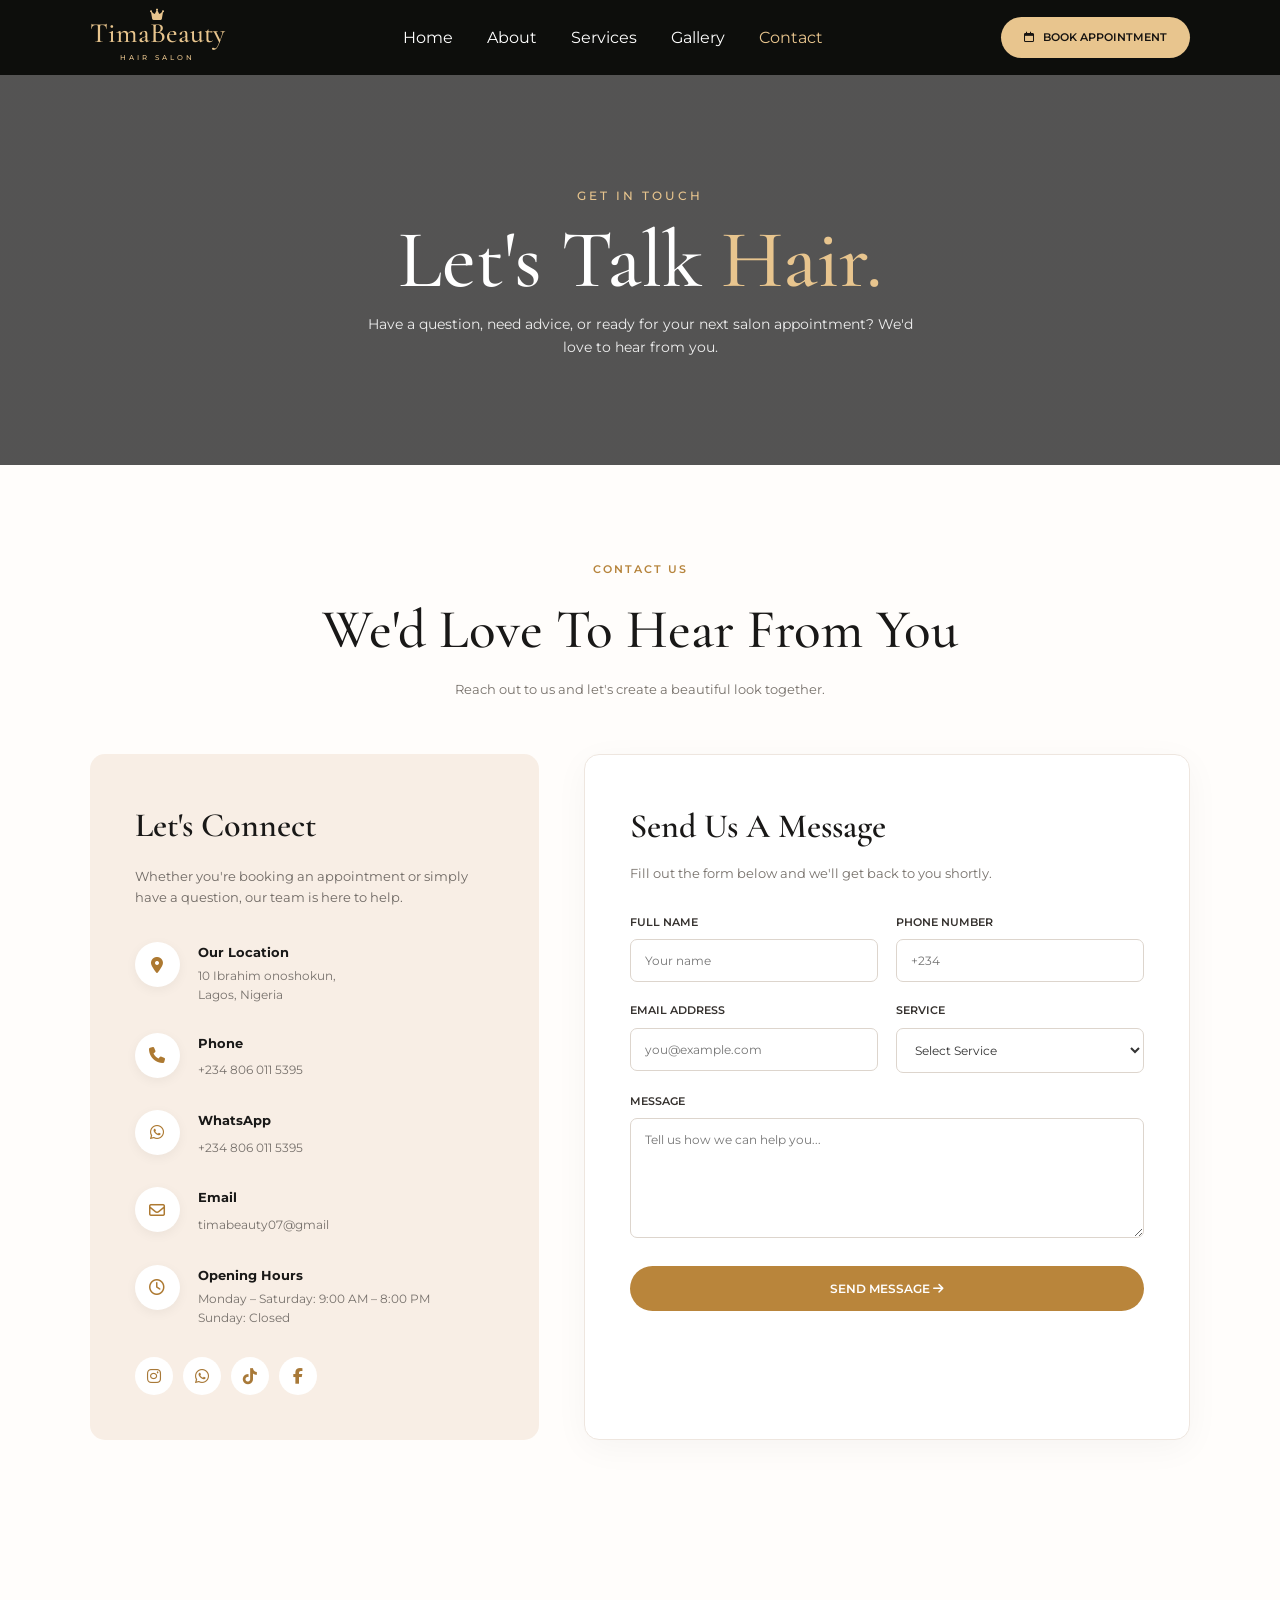
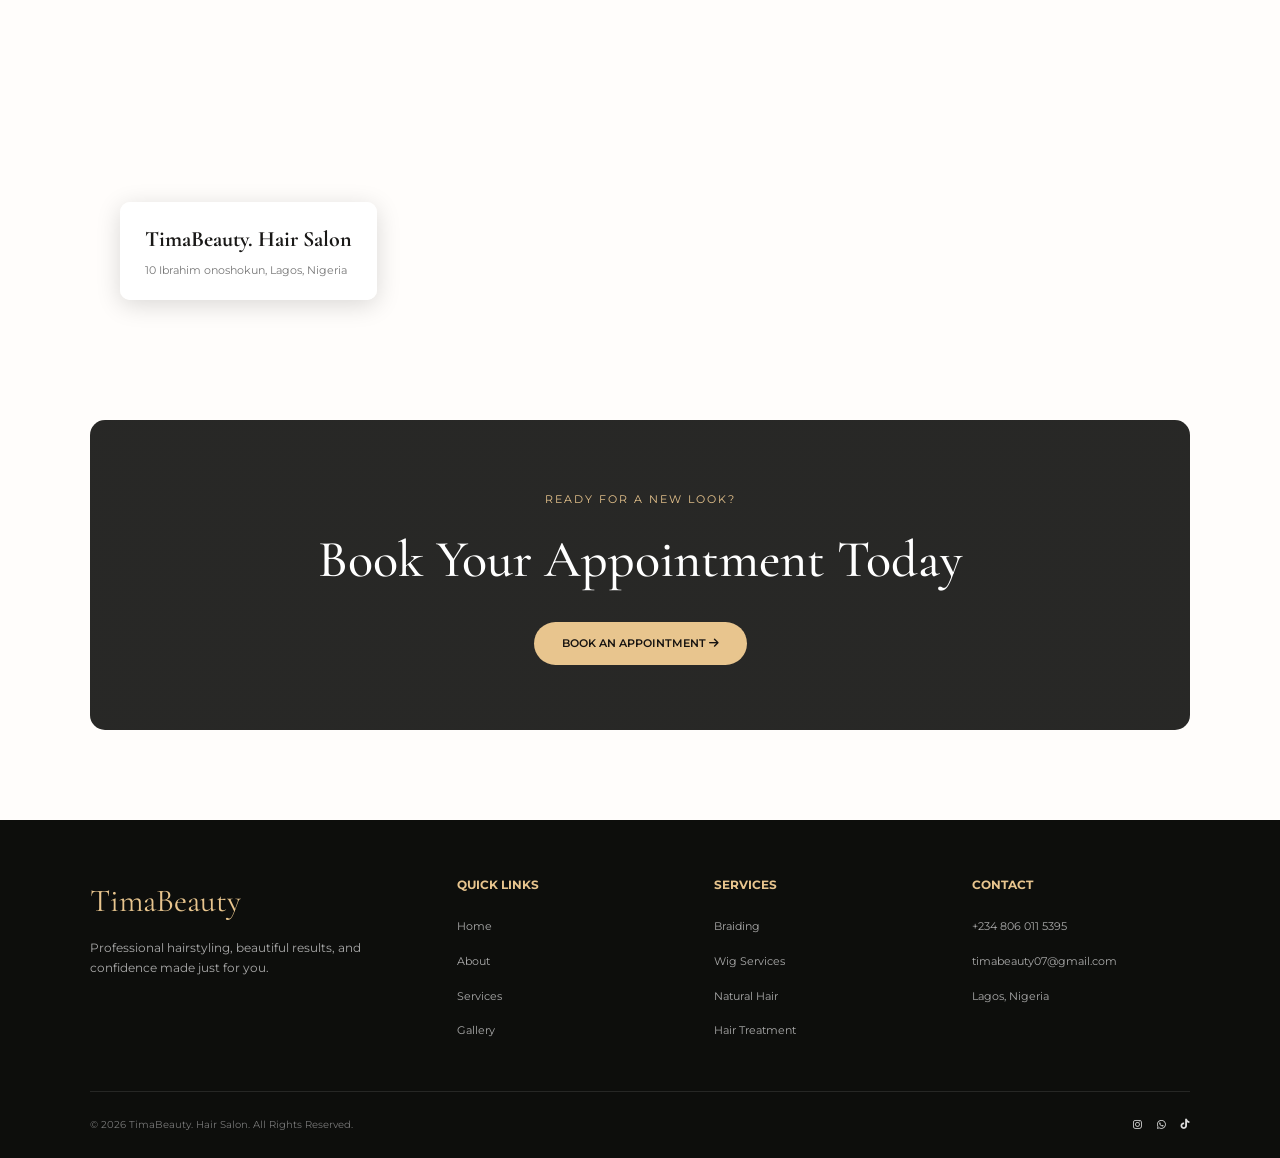
<file: contact.html>
<!DOCTYPE html>
<html lang="en">

<head>
    <meta charset="UTF-8">
    <meta name="viewport"
          content="width=device-width, initial-scale=1.0">
    <title>Contact | TimaBeauty. Hair Salon</title>
         <!-- GOOGLE FONTS -->
    <link rel="preconnect"
          href="https://fonts.googleapis.com">

    <link rel="preconnect"
          href="https://fonts.gstatic.com"
          crossorigin>
    <link
        href="https://fonts.googleapis.com/css2?family=Cormorant+Garamond:wght@400;500;600;700&family=Montserrat:wght@300;400;500;600;700&display=swap"
        rel="stylesheet">
    <link
        rel="stylesheet"
        href="https://cdnjs.cloudflare.com/ajax/libs/font-awesome/6.5.2/css/all.min.css">

    <!-- =========================
         YOUR CSS
    ========================== -->
    <link rel="stylesheet" href="contact.css">
      <script src="https://unpkg.com/aos@2.3.1/dist/aos.js"></script>
    <link href="https://unpkg.com/aos@2.3.1/dist/aos.css" rel="stylesheet">
</head>


<body>
<header data-aos="fade-down" data-aos-duration="800">
    <!-- LOGO -->
    <a href="index.html" class="logo">
        <i class="fa-solid fa-crown"></i>
        TimaBeauty
        <small>HAIR SALON</small>

    </a>

    <!-- NAVIGATION -->
    <nav id="navMenu">
        <a href="index.html">
            Home</a>

        <a href="about.html">
            About
        </a>

        <a href="service.html">
            Services
        </a>

        <a href="gallery.html">
            Gallery
        </a>
        <a href="contact.html" class="active">
            Contact
        </a>
    </nav>


    <!-- DESKTOP BOOK BUTTON -->

    <a href="#appointment"
       class="header-btn">

        <i class="fa-regular fa-calendar"></i>

        &nbsp; BOOK APPOINTMENT

    </a>


    <!-- MOBILE MENU -->

    <div class="menu-btn"
         id="menuBtn">

        <i class="fa-solid fa-bars"></i>

    </div>

</header>

<!-- =====================================================
     CONTACT HERO
===================================================== -->

<section class="contact-hero">
    <div class="hero-content"
    data-aos="fade-up"
        data-aos-duration="1000">
        <span>
            GET IN TOUCH
        </span>
        <h1> Let's Talk
            <em>
                Hair.
            </em>
        </h1>
        <p>
            Have a question, need advice, or ready for your
            next salon appointment? We'd love to hear from you.
        </p>
    </div>
</section>

<!--   CONTACT SECTION -->
<section class="contact-section">
    <!-- SECTION TITLE -->
    <div class="section-heading"
    class="section-heading"
        data-aos="fade-up"
        data-aos-duration="900">
        <span>
            CONTACT US
        </span>
        <h2>
            We'd Love To Hear From You
        </h2>
        <p>
            Reach out to us and let's create a beautiful
            look together.
        </p>
    </div>
    <!-- CONTACT GRID -->
    <div class="contact-grid">
        <!--  CONTACT INFORMATION -->
        <div class="contact-info"
        data-aos="fade-right"
        data-aos-duration="900">
            <h3>
                Let's Connect
            </h3>
            <p>
                Whether you're booking an appointment or
                simply have a question, our team is here to help.
            </p>
            <!-- LOCATION -->
            <div class="info-item">
                <div class="info-icon">
                    <i class="fa-solid fa-location-dot"></i>
                </div>
                <div>
                    <h4>
                        Our Location
                    </h4>
                    <p>10 Ibrahim onoshokun,<br>Lagos, Nigeria</p>
                </div>
            </div>
            <!-- PHONE -->
            <div class="info-item">
                <div class="info-icon">
                    <i class="fa-solid fa-phone"></i>
                </div>
                <div>
                    <h4>
                        Phone
                    </h4>
                    <a href="tel:+2348060115395">
                        +234 806 011 5395
                    </a>
                </div>
            </div>
            <!-- WHATSAPP -->
            <div class="info-item">
                <div class="info-icon">
                    <i class="fa-brands fa-whatsapp"></i>
                </div>
                <div>
                    <h4>
                        WhatsApp
                    </h4>
                    <a href="https://wa.me/2348060115395">
                        +234 806 011 5395
                    </a>
                </div>
            </div>
            <!-- EMAIL -->
            <div class="info-item">
                <div class="info-icon">
                    <i class="fa-regular fa-envelope"></i>
                </div>
                <div>
                    <h4>
                        Email
                    </h4>
                    <a href="mailto:timabeauty07@gmail.com">
                        timabeauty07@gmail
                    </a>
                </div>

            </div>
            <!-- OPENING HOURS -->
            <div class="info-item">
                <div class="info-icon">
                    <i class="fa-regular fa-clock"></i>
                </div>
                <div>
                    <h4>
                        Opening Hours
                    </h4>
                    <p>
                        Monday – Saturday:
                        9:00 AM – 8:00 PM
                        <br>
                        Sunday: Closed
                    </p>
                </div>
            </div>
            <!-- SOCIAL MEDIA -->
            <div class="socials">
                <a href="#"
                   aria-label="Instagram">
                    <i class="fa-brands fa-instagram"></i>
                </a>
                <a href="#"
                   aria-label="WhatsApp">
                    <i class="fa-brands fa-whatsapp"></i>
                </a>
                <a href="#"
                   aria-label="TikTok">
                    <i class="fa-brands fa-tiktok"></i>
                </a>
                <a href="#"
                   aria-label="Facebook">
                    <i class="fa-brands fa-facebook-f"></i>
                </a>
            </div>
        </div>

        <!--   CONTACT FORM -->

        <div class="contact-form"  id="appointment"  data-aos="fade-left"
        data-aos-duration="900"
        >
            <h3>
                Send Us A Message
            </h3>
            <p>
                Fill out the form below and we'll get
                back to you shortly.
            </p>
            <form>
                <!-- NAME + PHONE -->
                <div class="form-row">
                    <div class="form-group">
                        <label for="name">
                            FULL NAME
                        </label>
                        <input
                            type="text"
                            id="name"
                            name="name"
                            placeholder="Your name"
                            required>

                    </div>



                    <div class="form-group">

                        <label for="phone"> PHONE NUMBER </label>
                        <input
                            type="tel"
                            id="phone"
                            name="phone"
                            placeholder="+234"
                            required>
                    </div>
                </div>
                <!-- EMAIL + SERVICE -->
                <div class="form-row">
                    <div class="form-group">
                        <label for="email">
                            EMAIL ADDRESS
                        </label>
                        <input
                            type="email"
                            id="email"
                            name="email"
                            placeholder="you@example.com"
                            required>

                    </div>



                    <div class="form-group">

                        <label for="service">
                            SERVICE
                        </label>

                        <select
                            id="service"
                            name="service"
                            required>

                            <option value="">
                                Select Service
                            </option>

                            <option value="braiding">
                                Braiding
                            </option>

                            <option value="wig">
                                Wig Services
                            </option>

                            <option value="natural-hair">
                                Natural Hair
                            </option>

                            <option value="styling">
                                Styling
                            </option>

                            <option value="treatment">
                                Hair Treatments
                            </option>

                        </select>

                    </div>

                </div>



                <!-- MESSAGE -->

                <div class="form-group">

                    <label for="message">
                        MESSAGE
                    </label>

                    <textarea
                        id="message"
                        name="message"
                        placeholder="Tell us how we can help you..."></textarea>

                </div>



                <!-- SUBMIT -->

                <button type="submit"  class="submit-btn">SEND MESSAGE  
                    <i class="fa-solid fa-arrow-right"></i>
                </button>
            </form>
        </div>
    </div>
</section>

<!--  MAP -->
<section class="map-section">
    <div class="map-container">
        <!-- GOOGLE MAP -->
        <iframe  data-aos="zoom-in"
        data-aos-duration="900"
            src="https://www.google.com/maps?q=Lagos,Nigeria&output=embed"
            loading="lazy"
            title="TimaBeauty. Hair Salon location">
        </iframe>

        <!-- MAP INFORMATION CARD -->
        <div class="map-card">
            <h4>
                TimaBeauty. Hair Salon
            </h4>
            <p>
                10 Ibrahim onoshokun, Lagos, Nigeria
            </p>
        </div>
    </div>
</section>
<!--   APPOINTMENT CTA -->

<section class="appointment-cta"
 data-aos="zoom-in"
        data-aos-duration="900">
    <span>
        READY FOR A NEW LOOK?
    </span>
    <h2>
        Book Your Appointment Today
    </h2>
    <a href="#appointment"
       class="cta-btn">
        BOOK AN APPOINTMENT
       
        <i class="fa-solid fa-arrow-right"></i>
    </a>

</section>

<!-- FOOTER -->
<footer
 data-aos="fade-up"
        data-aos-duration="900">
    <div class="footer-grid">
        <!-- BRAND -->
        <div class="footer-about">

            <div class="footer-logo">

               TimaBeauty

            </div>
            <p>

                Professional hairstyling,
                beautiful results, and confidence
                made just for you.

            </p>
        </div>
        <!-- QUICK LINKS -->

        <div>
            <h4>
                QUICK LINKS
            </h4>

            <ul>
                <li>
                    <a href="index.html">
                        Home
                    </a>
                </li>

                <li>
                    <a href="about.html">
                        About
                    </a>
                </li>

                <li>
                    <a href="service.html">
                        Services
                    </a>
                </li>

                <li>
                    <a href="gallery.html">
                        Gallery
                    </a>
                </li>

            </ul>

        </div>



        <!-- SERVICES -->

        <div>
             <h4> SERVICES </h4>
            <ul>
                <li>
                    <a href="#">Braiding </a>
                </li>
                <li>
                    <a href="#"> Wig Services</a>
                </li>
                <li>
                    <a href="#">Natural Hair </a>
                </li>

                <li>
                    <a href="#">
                        Hair Treatment
                    </a>
                </li>

            </ul>

        </div>
        <!-- CONTACT -->
        <div>
            <h4>CONTACT </h4>
            <ul>
                <li>
                    <a href="tel:+2348060115395">
                        +234 806 011 5395
                    </a>
                </li>
                <li>
                    <a href="mailto:timabeauty07@gmail.com">
                       timabeauty07@gmail.com
                    </a>
                </li>
                <li>
                    <a href="#">
                        Lagos, Nigeria
                    </a>
                </li>
            </ul>
        </div>
    </div>
    <!-- FOOTER BOTTOM -->
    <div class="footer-bottom">
        <p>
            © 2026 TimaBeauty. Hair Salon.
            All Rights Reserved.
        </p>
        <div class="footer-socials">
            <a href="#">
                <i class="fa-brands fa-instagram"></i>
            </a>
            <a href="#">
                <i class="fa-brands fa-whatsapp"></i>
            </a>
            <a href="#">
                <i class="fa-brands fa-tiktok"></i>
            </a>

        </div>

    </div>

</footer>


<!--  JAVASCRIPT -->
<script src="contact.js"></script>

<script>
    AOS.init({
        duration: 800,
        easing: 'ease-out',
        once: true,
        offset: 100
    });
</script>


</body>

</html>
</file>
<file: contact.css>
* {
    margin: 0;
    padding: 0;
    box-sizing: border-box;
}

html {
    scroll-behavior: smooth;
}

body {
    font-family: 'Montserrat', sans-serif;
    background: #fffdfb;
    color: #191817;
    line-height: 1.6;
}

img {
    max-width: 100%;
    display: block;
}

a {
    text-decoration: none;
    color: inherit;
}

button,
input,
textarea,
select {
    font-family: inherit;
}


/* =========================================
   VARIABLES
========================================= */

:root {
    --black: #0d0e0c;
    --dark: #171714;
    --gold: #c9984b;
    --light-gold: #e8c58e;
    --cream: #f8f1e9;
    --soft: #fffaf5;
    --text: #252321;
    --muted: #77716b;
    --border: #e8e0d8;
}


/* =========================================
   HEADER
========================================= */

header {
    height: 75px;
    width: 100%;
    background: var(--black);

    display: flex;
    align-items: center;
    justify-content: space-between;

    padding: 0 7%;

    position: sticky;
    top: 0;
    z-index: 1000;
}

.logo {
    color: var(--light-gold);
    font-family: 'Cormorant Garamond', serif;
    font-size: 28px;
    font-weight: 500;
    line-height: 20px;
    text-align: center;
}

.logo small {
    display: block;
    font-family: 'Montserrat', sans-serif;
    font-size: 7px;
    letter-spacing: 3px;
    margin-top: 5px;
}

.logo i {
    font-size: 13px;
    display: block;
    margin-bottom: 2px;
}


/* Navigation */

nav {
    display: flex;
    align-items: center;
    gap: 34px;
}

nav a {
    color: #fff;
    font-size: 16px;
    font-weight: 400;
    transition: 0.3s;
}

nav a:hover,
nav a.active {
    color: var(--light-gold);
}


/* Header button */

.header-btn {
    background: var(--light-gold);
    color: #171411;

    border: none;
    padding: 12px 23px;

    border-radius: 30px;

    font-size: 11px;
    font-weight: 600;

    cursor: pointer;
    transition: 0.3s;
}

.header-btn:hover {
    background: white;
    transform: translateY(-2px);
}


/* Mobile menu */

.menu-btn {
    display: none;
    color: white;
    font-size: 24px;
    cursor: pointer;
}


/* =========================================
   CONTACT HERO
========================================= */

.contact-hero {
    min-height: 390px;

    background:
        linear-gradient(
            rgba(0, 0, 0, 0.67),
            rgba(0, 0, 0, 0.67)
        ),
        url("https://images.unsplash.com/photo-1522337360788-8b13dee7a37e?auto=format&fit=crop&w=1800&q=85")
        center / cover no-repeat;

    display: flex;
    align-items: center;
    justify-content: center;

    text-align: center;

    padding: 80px 20px;
}

.hero-content {
    max-width: 750px;
    color: white;
}

.hero-content span {
    color: var(--light-gold);
    font-size: 12px;
    letter-spacing: 3px;
    font-weight: 500;
}

.hero-content h1 {
    font-family: 'Cormorant Garamond', serif;

    font-size: clamp(50px, 7vw, 82px);

    font-weight: 500;
    line-height: 1;

    margin: 12px 0;
}

.hero-content h1 em {
    color: var(--light-gold);
    font-style: normal;
}

.hero-content p {
    max-width: 550px;
    margin: auto;

    color: #eee;
    font-size: 14px;
}


/* =========================================
   CONTACT SECTION
========================================= */

.contact-section {
    padding: 90px 7%;
}

.section-heading {
    text-align: center;
    margin-bottom: 55px;
}

.section-heading span {
    color: #b6843c;
    font-size: 11px;
    letter-spacing: 2px;
    font-weight: 600;
}

.section-heading h2 {
    font-family: 'Cormorant Garamond', serif;

    font-size: clamp(38px, 5vw, 55px);

    font-weight: 500;

    margin: 5px 0;
}

.section-heading p {
    color: var(--muted);
    font-size: 13px;
}


/* =========================================
   CONTACT GRID
========================================= */

.contact-grid {
    display: grid;

    grid-template-columns: 1fr 1.35fr;

    gap: 45px;

    max-width: 1200px;
    margin: auto;
}


/* =========================================
   CONTACT INFORMATION
========================================= */

.contact-info {
    background: #f8eee5;

    border-radius: 15px;

    padding: 45px;
}

.contact-info h3 {
    font-family: 'Cormorant Garamond', serif;

    font-size: 34px;
    font-weight: 600;

    margin-bottom: 12px;
}

.contact-info > p {
    color: #6f6964;

    font-size: 13px;

    margin-bottom: 35px;
}


/* Information item */

.info-item {
    display: flex;

    align-items: flex-start;

    gap: 18px;

    margin-bottom: 28px;
}

.info-icon {
    width: 45px;
    height: 45px;

    min-width: 45px;

    border-radius: 50%;

    background: white;

    color: #ad7931;

    display: flex;
    align-items: center;
    justify-content: center;

    font-size: 16px;

    box-shadow: 0 3px 12px rgba(0, 0, 0, 0.05);
}

.info-item h4 {
    font-size: 13px;
    margin-bottom: 3px;
}

.info-item p,
.info-item a {
    color: #77716c;
    font-size: 12px;
}

.info-item a:hover {
    color: #ad7931;
}


/* =========================================
   SOCIAL ICONS
========================================= */

.socials {
    display: flex;

    gap: 10px;

    margin-top: 30px;
}

.socials a {
    width: 38px;
    height: 38px;

    border-radius: 50%;

    background: white;

    color: #a87938;

    display: flex;
    justify-content: center;
    align-items: center;

    transition: 0.3s;
}

.socials a:hover {
    background: var(--black);
    color: white;

    transform: translateY(-3px);
}


/* =========================================
   CONTACT FORM
========================================= */

.contact-form {
    background: white;

    border-radius: 15px;

    padding: 45px;

    border: 1px solid #eee6df;

    box-shadow: 0 8px 35px rgba(0, 0, 0, 0.04);
}

.contact-form h3 {
    font-family: 'Cormorant Garamond', serif;

    font-size: 34px;

    font-weight: 600;

    margin-bottom: 8px;
}

.contact-form > p {
    color: var(--muted);

    font-size: 13px;

    margin-bottom: 30px;
}


/* Form rows */

.form-row {
    display: grid;

    grid-template-columns: 1fr 1fr;

    gap: 18px;
}

.form-group {
    margin-bottom: 20px;
}

.form-group label {
    display: block;

    font-size: 11px;

    font-weight: 600;

    margin-bottom: 8px;

    color: #35312e;
}

.form-group input,
.form-group select,
.form-group textarea {
    width: 100%;

    border: 1px solid #ddd5cd;

    border-radius: 7px;

    padding: 13px 14px;

    outline: none;

    background: #fff;

    font-size: 12px;

    color: #333;

    transition: 0.3s;
}

.form-group input:focus,
.form-group select:focus,
.form-group textarea:focus {
    border-color: var(--gold);

    box-shadow:
        0 0 0 3px rgba(201, 152, 75, 0.1);
}

.form-group textarea {
    height: 120px;

    resize: vertical;
}


/* Submit */

.submit-btn {
    width: 100%;

    border: none;

    background: #b9853b;

    color: white;

    padding: 15px 25px;

    border-radius: 30px;

    font-size: 12px;

    font-weight: 600;

    cursor: pointer;

    transition: 0.3s;
}

.submit-btn:hover {
    background: var(--black);

    transform: translateY(-2px);
}


/* =========================================
   MAP
========================================= */

.map-section {
    padding: 0 7% 90px;
}

.map-container {
    max-width: 1200px;

    height: 400px;

    margin: auto;

    overflow: hidden;

    border-radius: 15px;

    position: relative;
}

.map-container iframe {
    width: 100%;
    height: 100%;

    border: 0;
}

.map-card {
    position: absolute;

    left: 30px;
    bottom: 30px;

    background: rgba(255, 255, 255, 0.96);

    padding: 20px 25px;

    border-radius: 10px;

    box-shadow: 0 5px 25px rgba(0, 0, 0, 0.15);

    max-width: 280px;
}

.map-card h4 {
    font-family: 'Cormorant Garamond', serif;

    font-size: 22px;

    margin-bottom: 5px;
}

.map-card p {
    font-size: 11px;
    color: #777;
}


/*
   APPOINTMENT CTA */

.appointment-cta {
    margin: 0 7% 90px;
    border-radius: 15px;
    padding: 65px 30px;
    text-align: center;
    color: white;
    background:
        linear-gradient(
            rgba(10, 10, 8, 0.88),
            rgba(10, 10, 8, 0.88)
        ),
        url("https://images.unsplash.com/photo-1560066984-138dadb4c035?auto=format&fit=crop&w=1600&q=80")
        center / cover;
}

.appointment-cta span {
    color: var(--light-gold);
    letter-spacing: 2px;
    font-size: 11px;
}

.appointment-cta h2 {
    font-family: 'Cormorant Garamond', serif;
    font-size: clamp(35px, 5vw, 52px);
    font-weight: 500;
    margin: 8px 0 20px;
}

.cta-btn {
    display: inline-block;
    background: var(--light-gold);
    color: #171411;
    padding: 13px 28px;
    border-radius: 30px;
    font-size: 11px;
    font-weight: 600;
    transition: 0.3s;
}
.cta-btn:hover {
    background: white;

    transform: translateY(-2px);
}


/* FOOTER */

footer {
    background: #0d0e0c;
    color: white;
    padding: 55px 7% 25px;
}

.footer-grid {
    display: grid;

    grid-template-columns:
        1.5fr
        1fr
        1fr
        1fr;

    gap: 40px;

    padding-bottom: 40px;

    border-bottom: 1px solid rgba(255, 255, 255, 0.1);
}

.footer-logo {
    font-family: 'Cormorant Garamond', serif;

    font-size: 32px;

    color: var(--light-gold);
}

.footer-about p {
    color: #aaa;

    font-size: 12px;

    max-width: 280px;

    margin-top: 12px;
}

footer h4 {
    font-size: 12px;

    margin-bottom: 18px;

    color: var(--light-gold);
}

footer ul {
    list-style: none;
}

footer li {
    margin-bottom: 9px;
}

footer li a {
    color: #aaa;

    font-size: 11px;

    transition: 0.3s;
}

footer li a:hover {
    color: white;
}


/* Footer bottom */

.footer-bottom {
    padding-top: 25px;

    display: flex;

    justify-content: space-between;

    align-items: center;

    color: #777;

    font-size: 10px;
}

.footer-socials {
    display: flex;

    gap: 15px;
}

.footer-socials a {
    color: #ddd;
}


/* =========================================
   TABLET
========================================= */

@media (max-width: 900px) {

    header {
        padding: 0 5%;
    }

    nav {
        gap: 18px;
    }

    .header-btn {
        padding: 10px 15px;

        font-size: 9px;
    }

    .contact-grid {
        grid-template-columns: 1fr;
    }

    .footer-grid {
        grid-template-columns: 1fr 1fr;
    }
}


/* =========================================
   MOBILE
========================================= */

@media (max-width: 700px) {

    header {
        height: 68px;

        padding: 0 6%;
    }

    .logo {
        font-size: 24px;
    }


    /* Mobile navigation */

    nav {
        position: absolute;

        top: 68px;
        left: 0;

        width: 100%;

        background: #0d0e0c;

        display: none;

        flex-direction: column;

        align-items: flex-start;

        gap: 0;

        padding: 15px 6% 25px;

        border-top:
            1px solid rgba(255, 255, 255, 0.08);
    }

    nav.active {
        display: flex;
    }

    nav a {
        width: 100%;

        padding: 14px 0;

        border-bottom:
            1px solid rgba(255, 255, 255, 0.07);
    }

    .header-btn {
        display: none;
    }

    .menu-btn {
        display: block;
    }


    /* Hero */

    .contact-hero {
        min-height: 330px;

        padding: 70px 20px;
    }

    .hero-content h1 {
        font-size: 50px;
    }

    .hero-content p {
        font-size: 12px;
    }


    /* Contact */

    .contact-section {
        padding: 65px 6%;
    }

    .section-heading {
        margin-bottom: 35px;
    }

    .section-heading h2 {
        font-size: 42px;
    }

    .contact-grid {
        gap: 25px;
    }

    .contact-info,
    .contact-form {
        padding: 30px 22px;
    }

    .contact-info h3,
    .contact-form h3 {
        font-size: 30px;
    }

    .form-row {
        grid-template-columns: 1fr;

        gap: 0;
    }


    /* Map */

    .map-section {
        padding: 0 6% 65px;
    }

    .map-container {
        height: 330px;
    }

    .map-card {
        left: 15px;

        bottom: 15px;

        padding: 15px 18px;

        max-width: 230px;
    }


    /* CTA */

    .appointment-cta {
        margin: 0 6% 65px;

        padding: 50px 20px;
    }


    /* Footer */

    footer {
        padding: 45px 6% 20px;
    }

    .footer-grid {
        grid-template-columns: 1fr 1fr;

        gap: 35px 20px;
    }

    .footer-about {
        grid-column: 1 / -1;
    }

    .footer-bottom {
        flex-direction: column;

        gap: 15px;

        text-align: center;
    }
}


/* =========================================
   SMALL PHONES
========================================= */

@media (max-width: 420px) {

    .hero-content h1 {
        font-size: 43px;
    }

    .section-heading h2 {
        font-size: 36px;
    }

    .contact-info,
    .contact-form {
        padding: 25px 18px;
    }

    .info-item {
        gap: 12px;
    }

    .info-icon {
        width: 40px;
        height: 40px;

        min-width: 40px;
    }

    .map-container {
        height: 280px;
    }

    .footer-grid {
        grid-template-columns: 1fr;
    }
}
</file>
